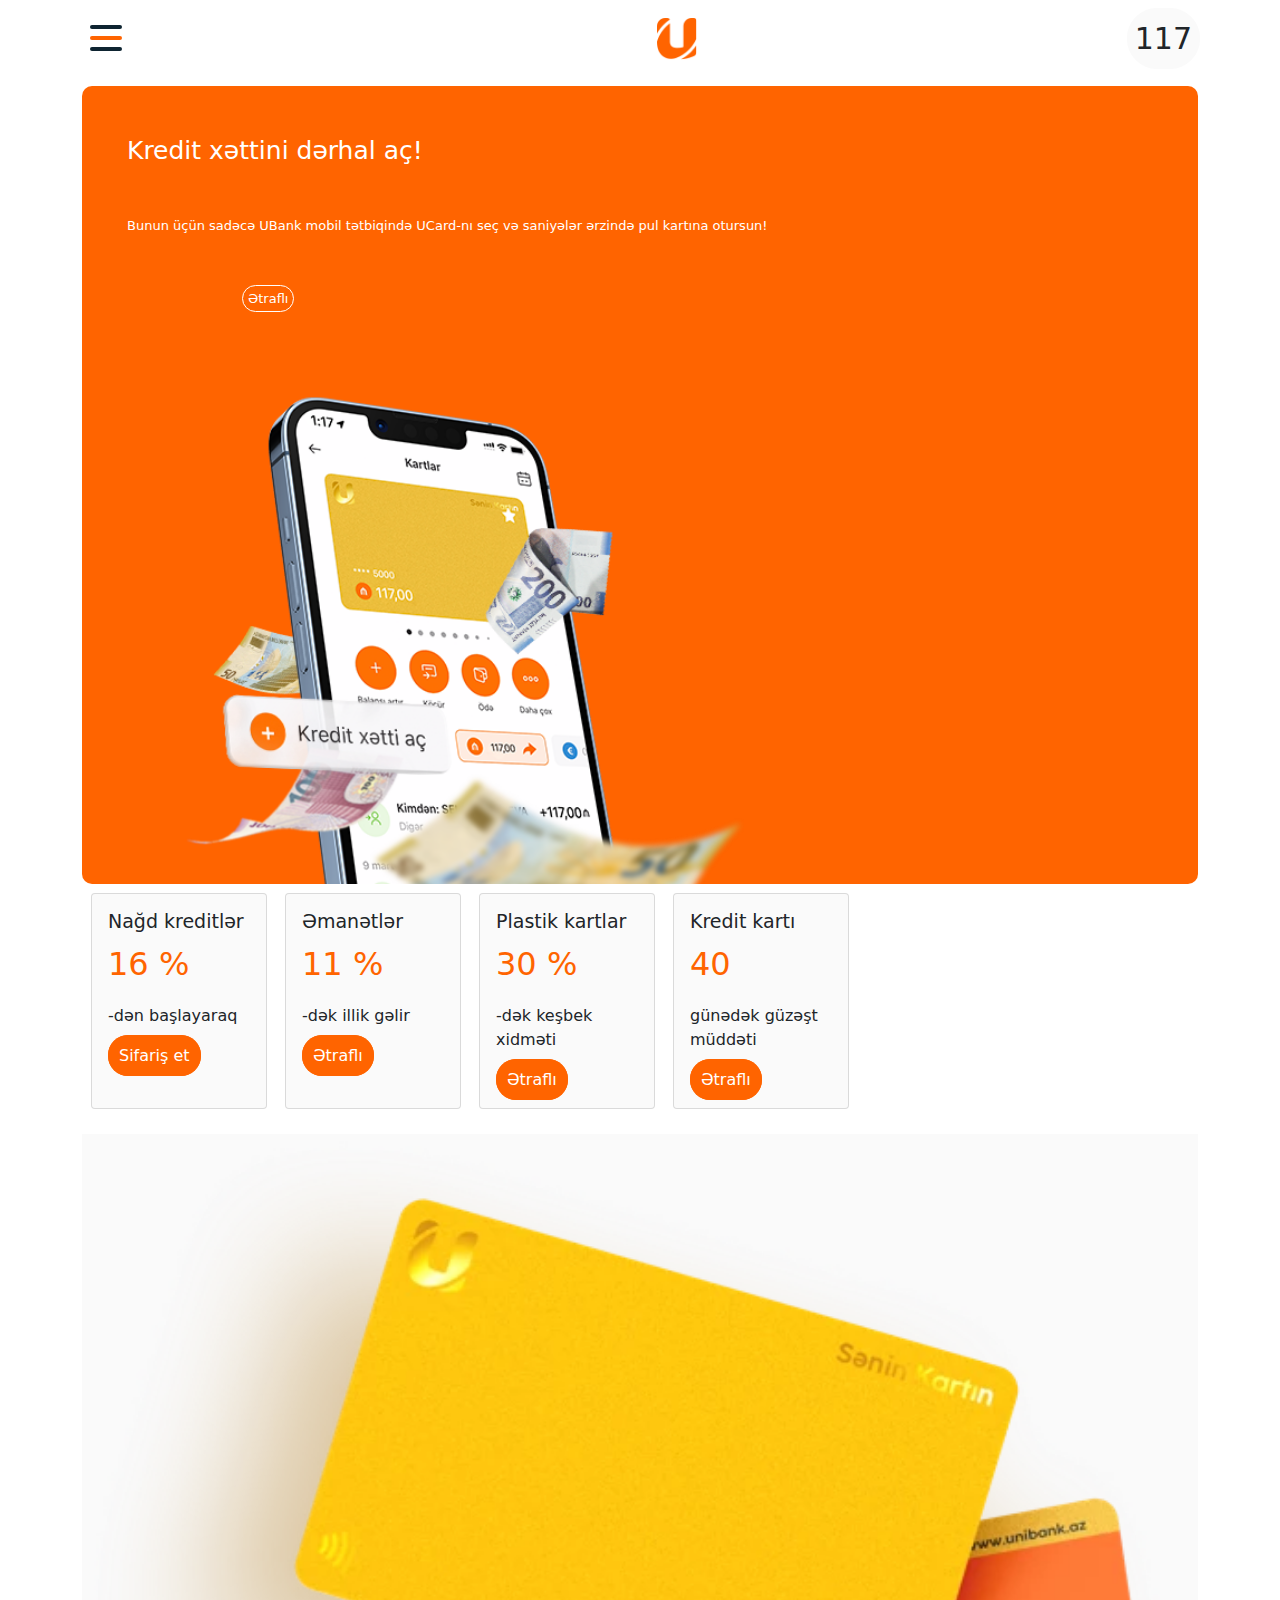
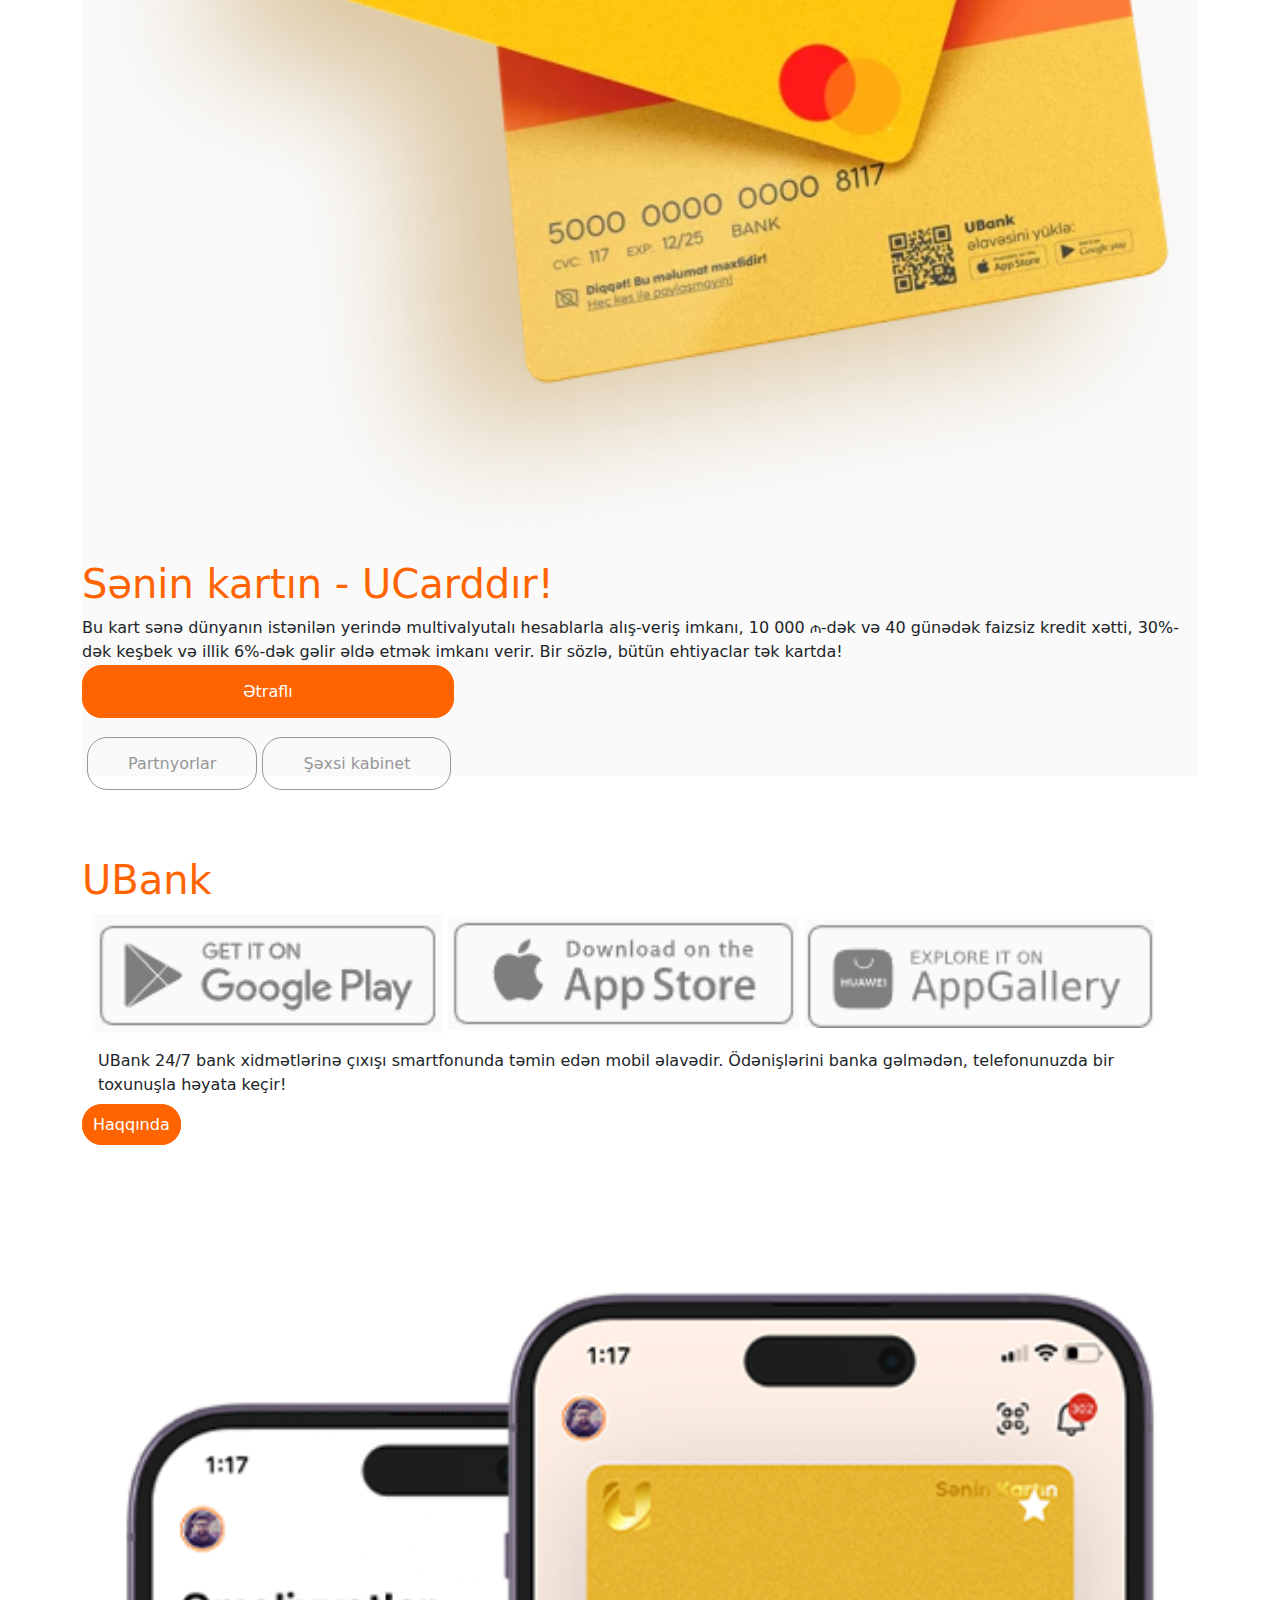
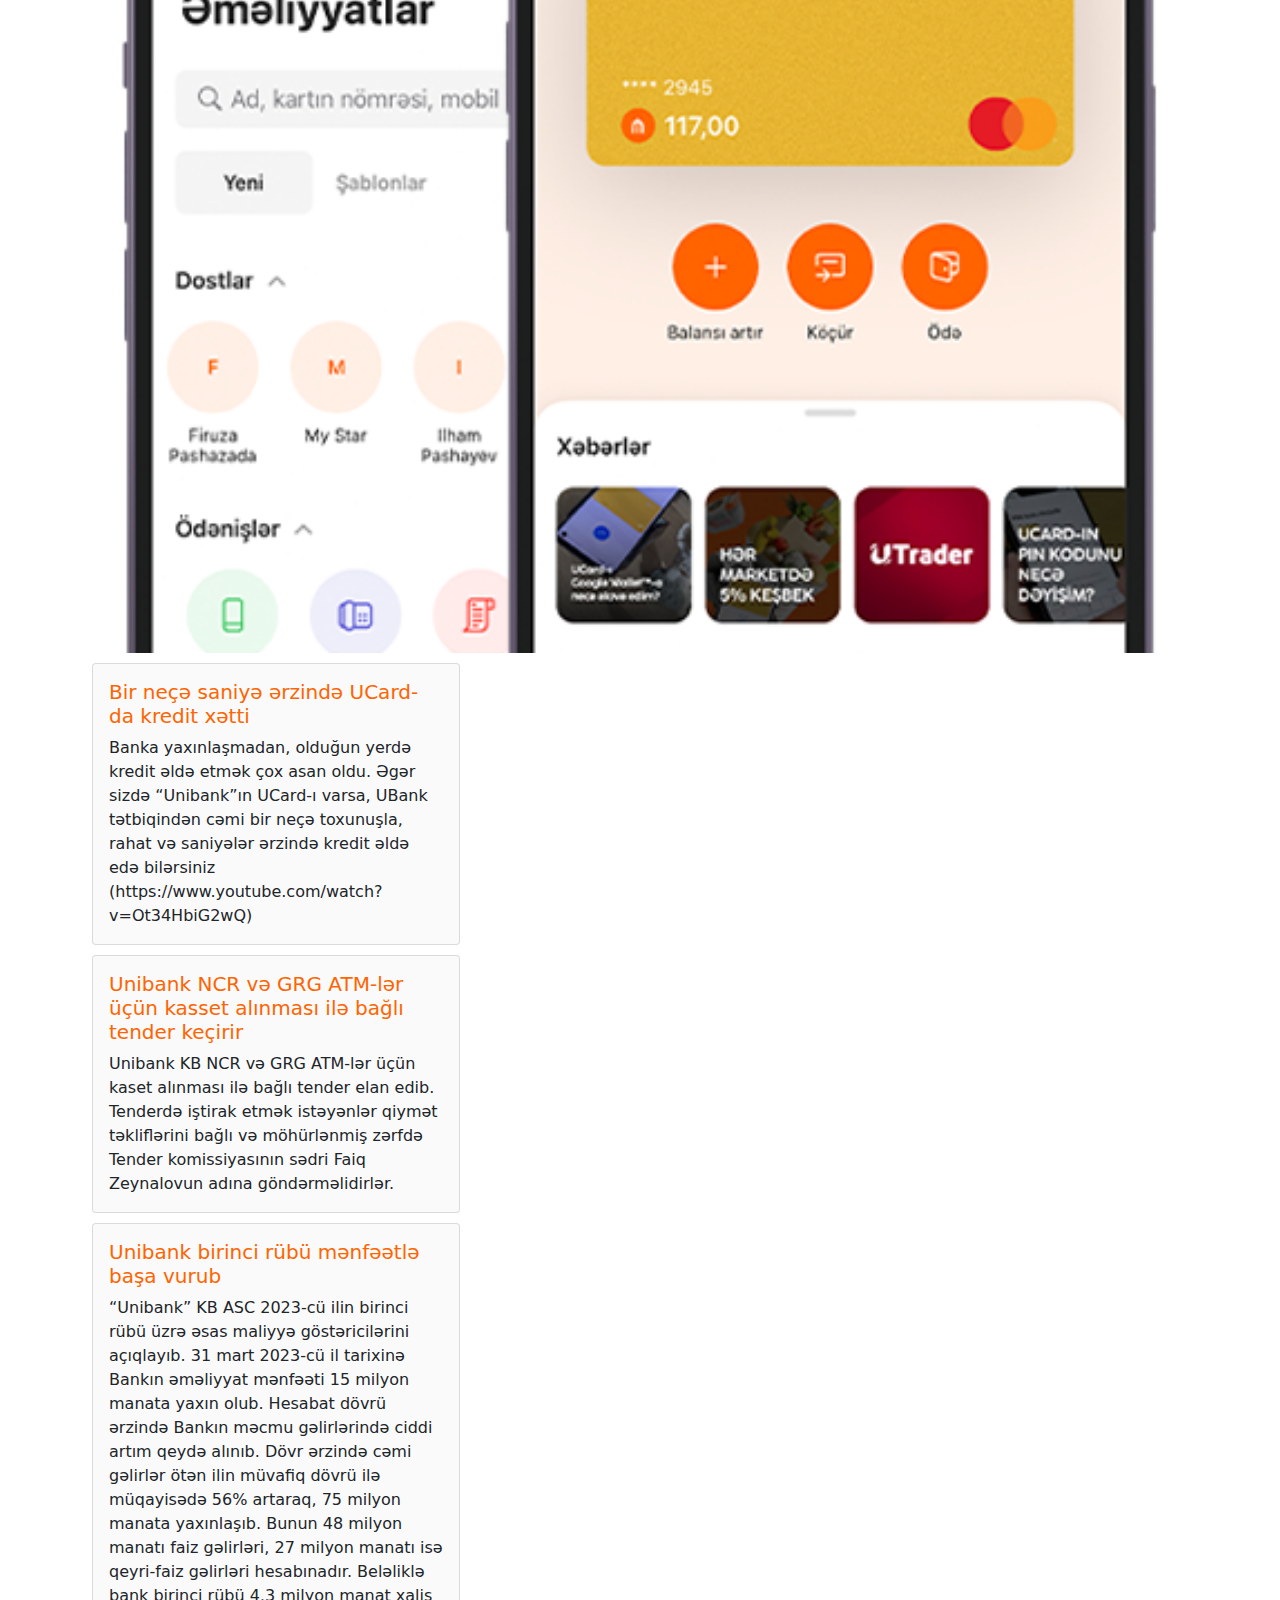
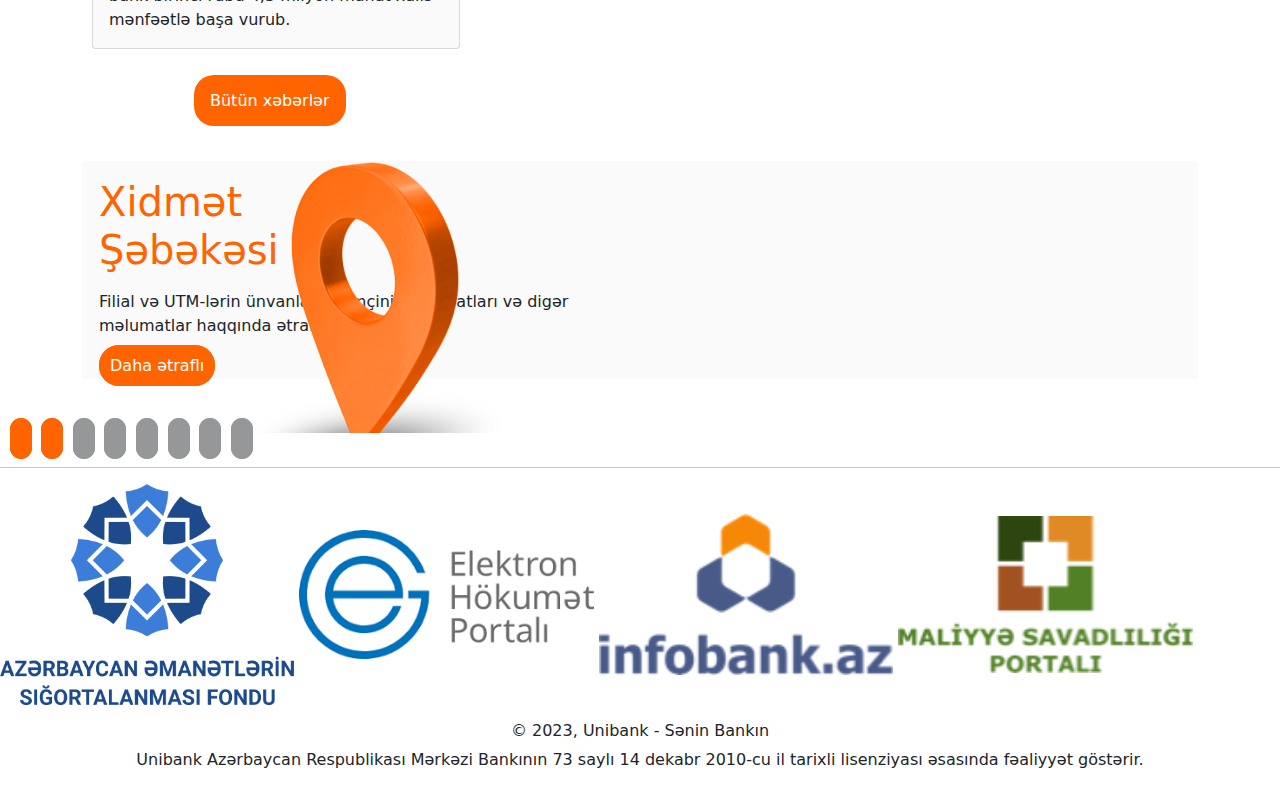
<file: Unibank/index.html>
<!DOCTYPE html>
<html lang="en">

<head>
    <meta charset="UTF-8">
    <meta http-equiv="X-UA-Compatible" content="IE=edge">
    <meta name="viewport" content="width=device-width, initial-scale=1.0">
    <link rel="stylesheet" href="./bootstrap.css">
    <link rel="stylesheet" href="./style.css">
    <link rel="stylesheet" href="./reset.css">
    <link rel="shortcut icon" href="./image/Favicon/android-chrome-192x192.png" type="image/x-icon">
    <link rel="shortcut icon" href="./image/Favicon/android-chrome-512x512.png" type="image/x-icon">
    <link rel="shortcut icon" href="./image/Favicon/apple-touch-icon.png" type="image/x-icon">
    <link rel="shortcut icon" href="./image/Favicon/favicon-16x16.png" type="image/x-icon">
    <link rel="shortcut icon" href="./image/Favicon/favicon-32x32.png" type="image/x-icon">
    <link rel="stylesheet" href="https://cdnjs.cloudflare.com/ajax/libs/font-awesome/6.4.0/css/all.min.css"
        integrity="sha512-iecdLmaskl7CVkqkXNQ/ZH/XLlvWZOJyj7Yy7tcenmpD1ypASozpmT/E0iPtmFIB46ZmdtAc9eNBvH0H/ZpiBw=="
        crossorigin="anonymous" referrerpolicy="no-referrer" />
    <title>Unibank</title>
</head>

<body>

    <!-- Header start -->
    <header>
        <nav>
            <div class="navbar">
                <div class="container nav-container">
                    <input class="checkbox" type="checkbox" name="" id="" />
                    <div class="hamburger-lines">
                        <span class="line line1"></span>
                        <span class="line line2" style="background-color: #ff6400;"></span>
                        <span class="line line3"></span>
                    </div>
                    <div class="logos">
                        <img src="./image/Images/logonew-orange1.webp" alt="">
                    </div>
                    <div class="menu-items">
                        <li><a href="./Cards/card.html"><b>Kartlar</b></a></li>
                        <li><a href="#"><b>Kreditlər</b></a></li>
                        <li><a href="#"><b>Əmanətlər</b></a></li>
                        <li><a href="#"><b>Köçürmələr</b></a></li>
                        <li><a href="#"><b>Rəqəmsal bankçılıq</b></a></li>
                        <li><a href="#"><b>Əlavə Xidmətlər</b></a></li>
                        <li><a href="#">F.A.Q</a></li>
                        <li><a href="./Services/service.html">Xidmət şəbəkəsi</a></li>
                        <li><a href="#">Bank haqqında</a></li>
                        <li><a href="#">Keşbek</a></li>
                        <li><a href="#">Tariflər</a></li>
                        <li><a href="#">İnsan resusları</a></li>
                        <li><a href="#">Bankla əlaqə və təkliflər</a></li>

                    </div>

                    <div class="phone-icon">
                        <i class="fa-solid fa-phone"></i>
                        <span>117</span>
                    </div>
                </div>
            </div>
        </nav>
    </header>
    <!-- Header end -->


    <!-- Main start -->
    <main>
        <div class="container">
            <!-- Carousel -->
            <section>
                <div class="news-carousel">

                    <div class="carousel">
                        <div class="carousel__slide">
                            <h1>Kredit xəttini dərhal aç!</h1>
                            <p>
                                Bunun üçün sadəcə UBank mobil tətbiqində UCard-nı seç və saniyələr ərzində pul kartına
                                otursun!
                            </p>
                            <a href="#">Ətraflı</a>
                            <br>
                            <img src="./image/Images/kredit-xetti-ac1 (1).webp" alt="Slide 1">

                        </div>
                        <div class="carousel__slide">
                            <h1>Ləğv olundu!</h1>
                            <p>
                                Artıq UCard-la dünyanın istənilən yanacaqdoldurma, kafe-restoran və marketlərində 5%
                                keşbek
                                qazanmaq üçün 200 AZN dövriyyə tələbi yoxdur!
                            </p>
                            <a href="#">Ətraflı</a>
                            <br>
                            <img src="./image/Images/200-azn-dovriyye.webp" alt="Slide 2">
                        </div>
                        <div class="carousel__slide">
                            <h1>Topla</h1>
                            <p>
                                İstənilən arzunu reallaşdır! Hədəfinə ad ver və daxılına pul köçürməyə başla!
                            </p>
                            <a href="#">Ətraflı</a>
                            <br>
                            <img src="./image/Images/Toplabanner.webp" alt="Slide 3">
                        </div>
                        <div class="carousel__slide">
                            <h1>Sənin kartın, sənin “art”ın!</h1>
                            <p>
                                UBank-a daxil ol, Apple Wallet / Google Wallet™dakı Unibank kartlarını istədiyin dizayna
                                dəyiş və hamıdan fərqli ol!
                            </p>
                            <a href="#">Ətraflı</a>
                            <br>
                            <img src="./image/Images/cover-ne.webp" alt="Slide 3">
                        </div>
                        <div class="carousel__slide">
                            <h1>Kartdan karta - pulsuzdur!</h1>
                            <p>
                                Unibank kartlarına limitsiz, ölkədaxili digər bank kartlarına isə 2000 AZN-dək
                                köçürmələri
                                0% ilə et!
                            </p>
                            <a href="#">Ətraflı</a>
                            <br>
                            <img src="./image/Images/digerbank.gif" alt="Slide 3">
                        </div>
                    </div>
                </div>
            </section>

            <!-- Info section -->
            <section>
                <div class="info">
                    <div class="card" style="width: 11rem;">
                        <div class="card-body">
                            <h5 class="card-title">Nağd kreditlər</h5>
                            <p class="card-text" style="color: #ff6400; font-size: xx-large;">16 %</p>
                            <p class="card-text">-dən başlayaraq</p>
                            <a href="#">Sifariş et</a>
                        </div>
                    </div>
                    <div class="card" style="width: 11rem;">
                        <div class="card-body">
                            <h5 class="card-title">Əmanətlər</h5>
                            <p class="card-text" style="color: #ff6400; font-size: xx-large;">11 %</p>
                            <p class="card-text">-dək illik gəlir</p>
                            <a href="#">Ətraflı</a>
                        </div>
                    </div>
                    <div class="card" style="width: 11rem;">
                        <div class="card-body">
                            <h5 class="card-title">Plastik kartlar</h5>
                            <p class="card-text" style="color: #ff6400; font-size: xx-large;">30 %</p>
                            <p class="card-text">-dək keşbek xidməti</p>
                            <a href="#">Ətraflı</a>
                        </div>
                    </div>
                    <div class="card" style="width: 11rem;">
                        <div class="card-body">
                            <h5 class="card-title">Kredit kartı</h5>
                            <p class="card-text" style="color: #ff6400; font-size: xx-large;">40</p>
                            <p class="card-text">günədək güzəşt müddəti</p>
                            <a href="#">Ətraflı</a>
                        </div>
                    </div>
                </div>
            </section>

            <!-- Ucard -->
            <section>
                <div class="Ucard">
                    <img src="./image/Images/ucard.webp" alt="">
                    <h1>Sənin kartın - UCarddır!</h1>
                    <p>
                        Bu kart sənə dünyanın istənilən yerində multivalyutalı hesablarla alış-veriş imkanı, 10 000
                        ₼-dək və 40 günədək faizsiz kredit xətti, 30%-dək keşbek və illik 6%-dək gəlir əldə etmək imkanı
                        verir. Bir sözlə, bütün ehtiyaclar tək kartda!
                    </p>
                    <div class="ucard-links">
                        <a class="first-link" href="#">Ətraflı</a>
                        <div class="last-link">
                            <a href="#">Partnyorlar</a>
                            <a href="#">Şəxsi kabinet</a>
                        </div>
                    </div>
                </div>
            </section>

            <!-- App -->
            <section>
                <div class="app">
                    <h1>UBank</h1>
                    <div class="app-store">
                        <img src="./image/Images/googleplay.png" alt="">
                        <img src="./image/Images/appstore.png" alt="">
                        <img src="./image/Images/appgalery.png" alt="">
                    </div>

                    <p>
                        UBank 24/7 bank xidmətlərinə çıxışı smartfonunda təmin edən mobil əlavədir. Ödənişlərini banka
                        gəlmədən, telefonunuzda bir toxunuşla həyata keçir!
                    </p>

                    <a href="#">Haqqında</a>
                    <br>
                    <img src="./image/Images/appbar2.webp" alt="">

                </div>
            </section>

            <!-- Info-article -->
            <section>
                <div class="info-article">
                    <div class="card" style="width: 23rem;">
                        <div class="card-body">
                            <h5 class="card-title">
                                Bir neçə saniyə ərzində UCard-da kredit xətti
                            </h5>
                            <p class="card-text">
                                Banka yaxınlaşmadan, olduğun yerdə kredit əldə etmək çox asan oldu. Əgər sizdə
                                “Unibank”ın
                                UCard-ı varsa, UBank tətbiqindən cəmi bir neçə toxunuşla, rahat və saniyələr ərzində
                                kredit
                                əldə edə bilərsiniz (https://www.youtube.com/watch?v=Ot34HbiG2wQ)
                            </p>
                        </div>
                    </div>
                    <div class="card" style="width: 23rem;">
                        <div class="card-body">
                            <h5 class="card-title">
                                Unibank NCR və GRG ATM-lər üçün kasset alınması ilə bağlı tender keçirir
                            </h5>
                            <p class="card-text">
                                Unibank KB NCR və GRG ATM-lər üçün kaset alınması ilə bağlı tender elan edib. Tenderdə
                                iştirak etmək istəyənlər qiymət təkliflərini bağlı və möhürlənmiş zərfdə Tender
                                komissiyasının sədri Faiq Zeynalovun adına göndərməlidirlər.
                            </p>
                        </div>
                    </div>
                    <div class="card" style="width: 23rem;">
                        <div class="card-body">
                            <h5 class="card-title">
                                Unibank birinci rübü mənfəətlə başa vurub
                            </h5>
                            <p class="card-text">
                                “Unibank” KB ASC 2023-cü ilin birinci rübü üzrə əsas maliyyə göstəricilərini açıqlayıb.
                                31
                                mart 2023-cü il tarixinə Bankın əməliyyat mənfəəti 15 milyon manata yaxın olub. Hesabat
                                dövrü ərzində Bankın məcmu gəlirlərində ciddi artım qeydə alınıb. Dövr ərzində cəmi
                                gəlirlər
                                ötən ilin müvafiq dövrü ilə müqayisədə 56% artaraq, 75 milyon manata yaxınlaşıb. Bunun
                                48
                                milyon manatı faiz gəlirləri, 27 milyon manatı isə qeyri-faiz gəlirləri hesabınadır.
                                Beləliklə bank birinci rübü 4,3 milyon manat xalis mənfəətlə başa vurub.
                            </p>
                        </div>
                    </div>
                    <div class="news">
                        <a href="#">Bütün xəbərlər</a>
                    </div>
                </div>
            </section>

            <!--location-->
            <section>
                <div class="location">
                    <h1>Xidmət <br> Şəbəkəsi</h1>
                    <p>
                        Filial və UTM-lərin ünvanları, həmçinin - iş saatları və digər məlumatlar haqqında ətraflı.
                    </p>
                    <img src="./image/Images/Bitmap.webp" alt="">
                    <a href="#">Daha ətraflı</a>
                </div>
            </section>
        </div>
    </main>
    <!-- Main end -->

    <!-- Footer start -->
    <footer>
        <div class="footer-icons">
            <i class="fab fa-apple"></i>
            <i class="fab fa-android"></i>
            <i class="fab fa-facebook-f"></i>
            <i class="fab fa-twitter"></i>
            <i class="fab fa-linkedin-in"></i>
            <i class="fab fa-youtube"></i>
            <i class="fab fa-instagram"></i>
            <i class="fab fa-telegram-plane"></i>
        </div>
        <hr>

        <div class="partners">
            <img src="./image/Images/adif.webp" alt="">
            <img src="./image/Images/ehm.png" alt="">
            <img src="./image/Images/infobank.webp" alt="">
            <img src="./image/Images/msp.webp" alt="">
        </div>

        <div class="end">
            <h6>© 2023, Unibank - Sənin Bankın</h6>

            <p>
                Unibank Azərbaycan Respublikası Mərkəzi Bankının 73 saylı 14 dekabr 2010-cu il tarixli lisenziyası
                əsasında
                fəaliyyət göstərir.
            </p>
        </div>
    </footer>
    <!-- Footer end -->
    <script src="./script.js"></script>
</body>

</html>
</file>
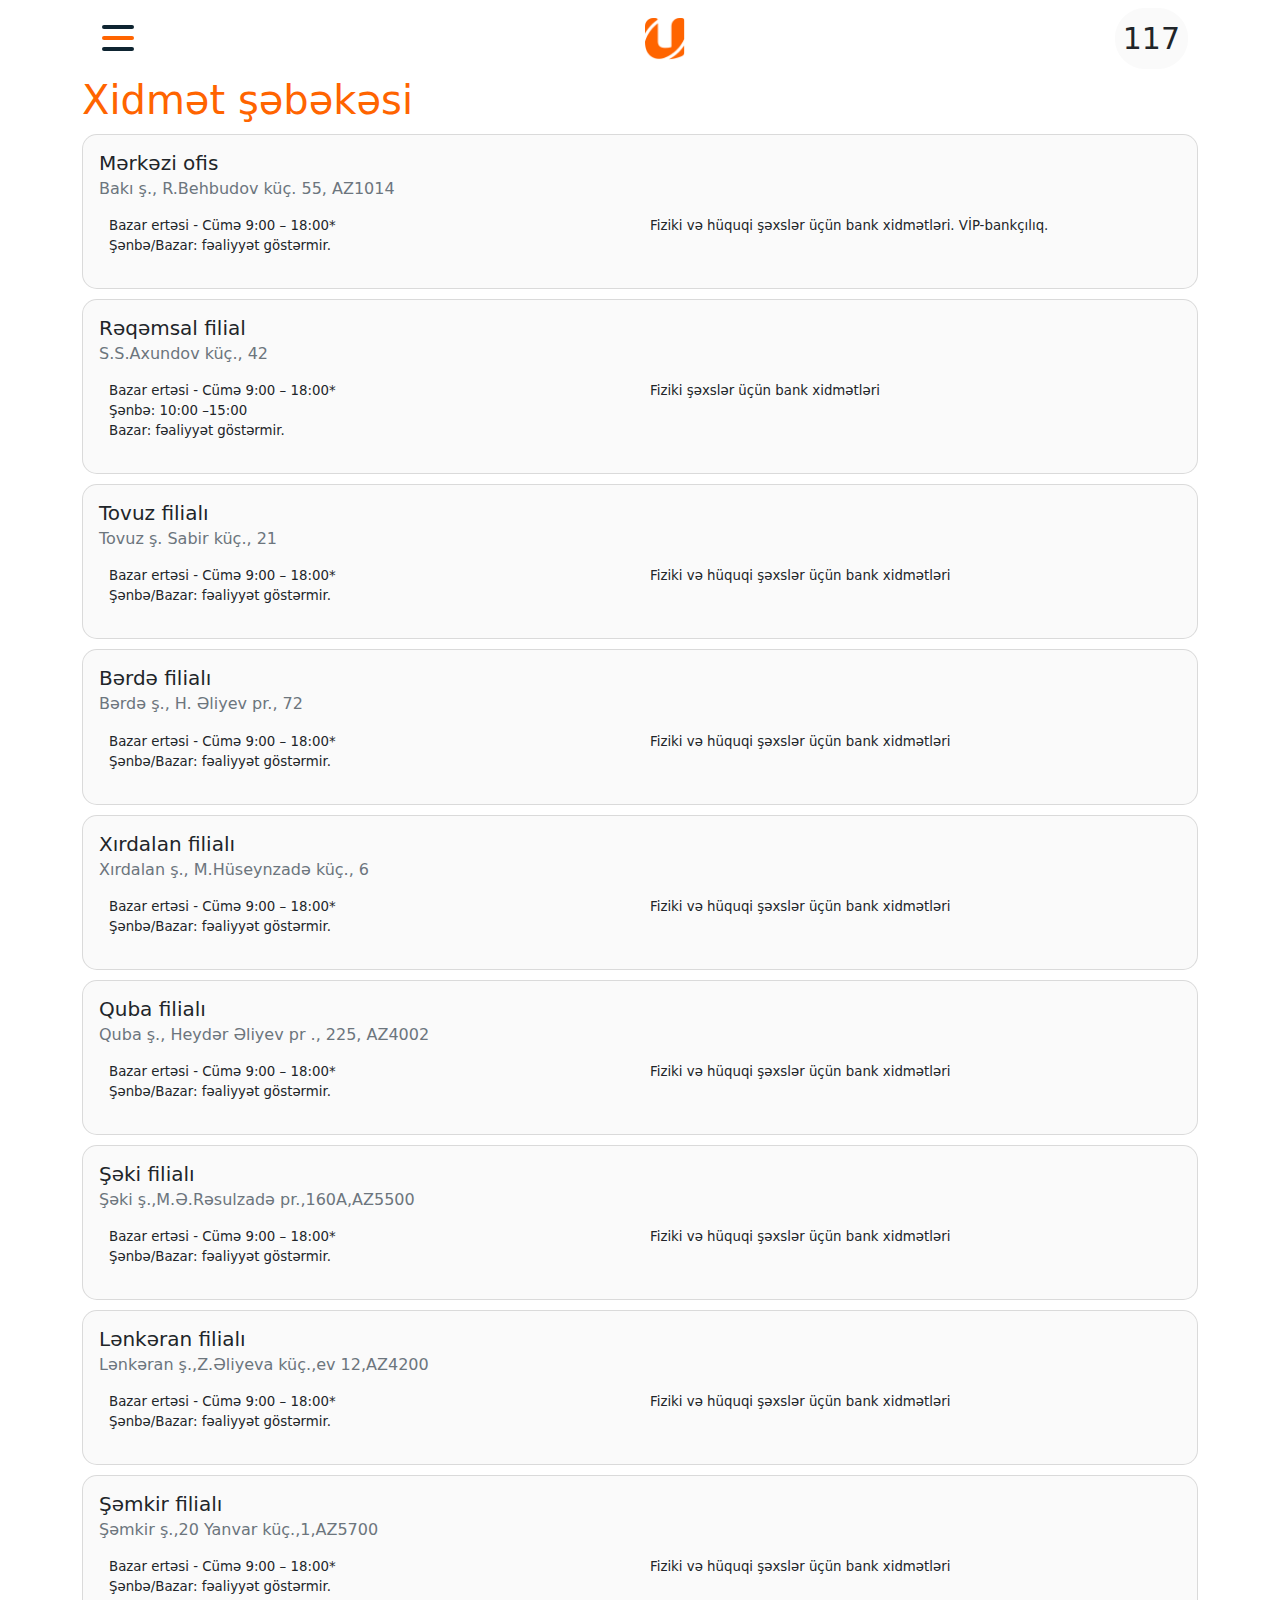
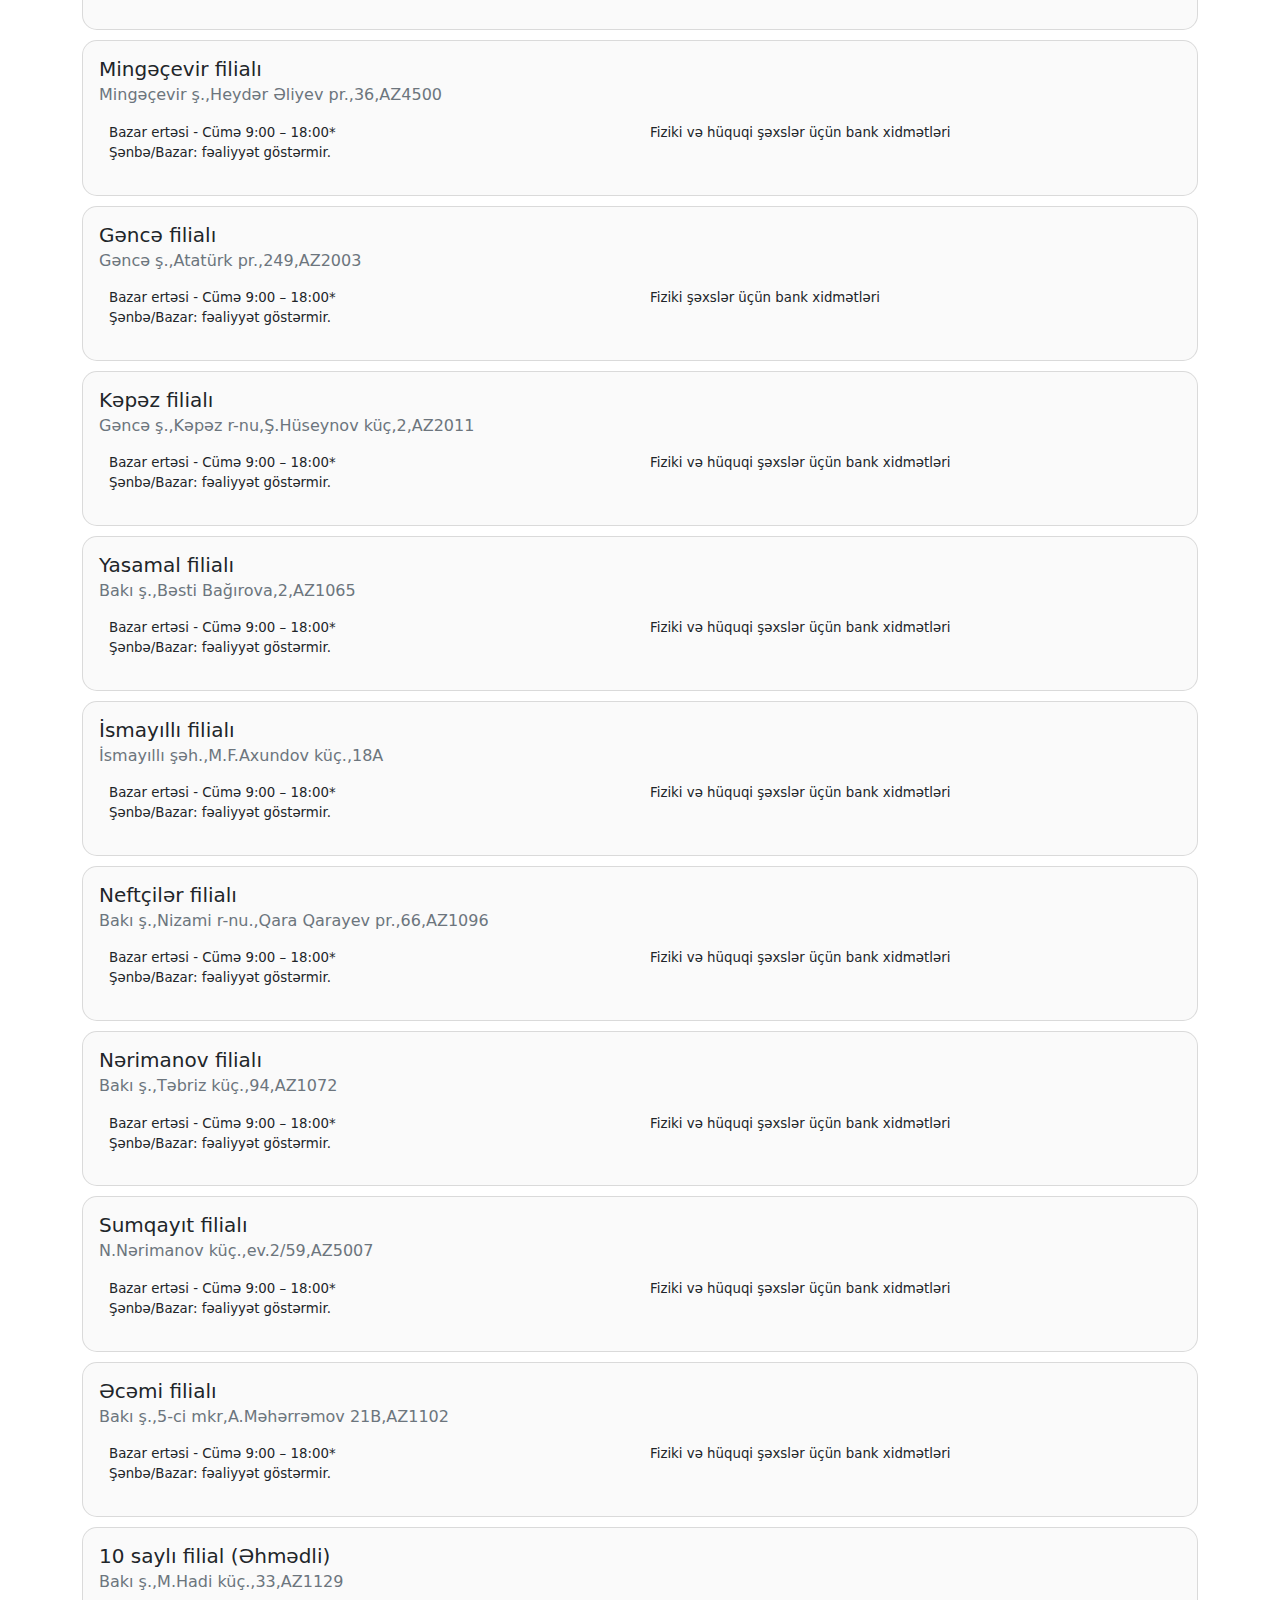
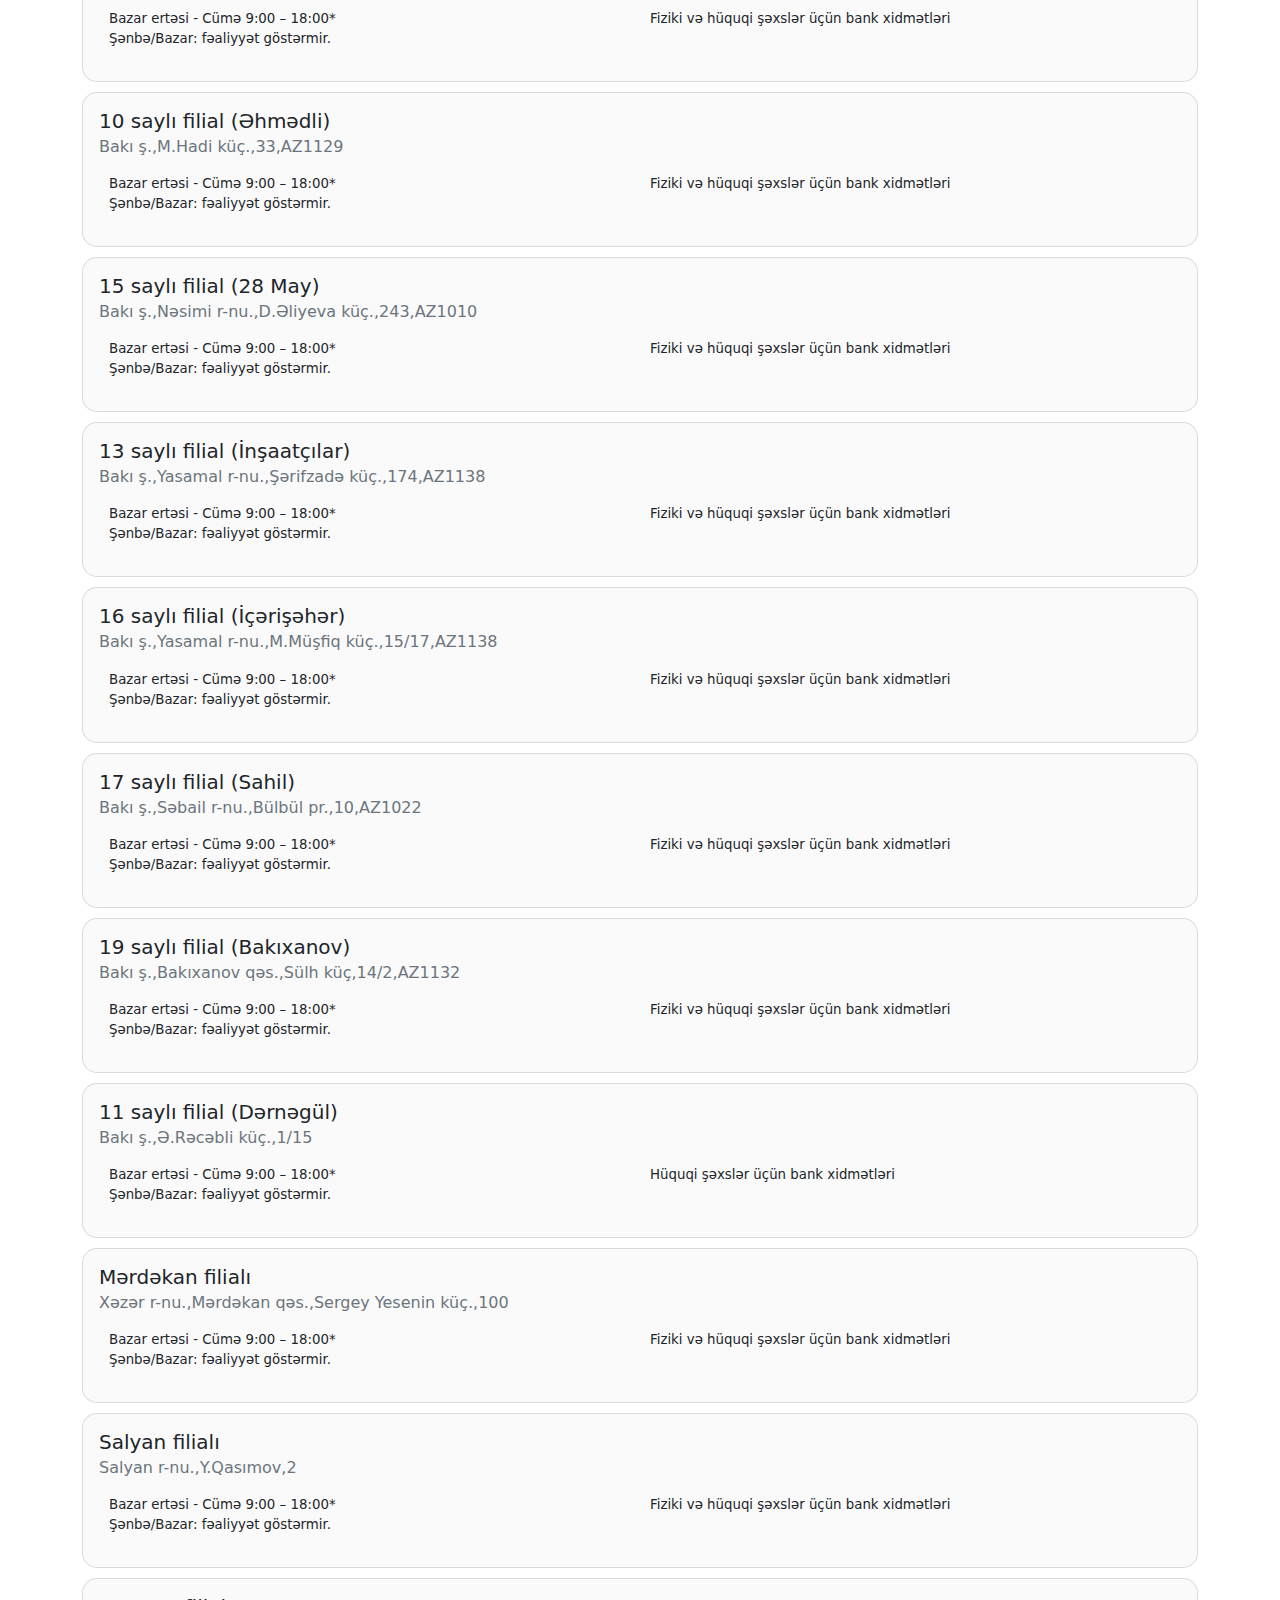
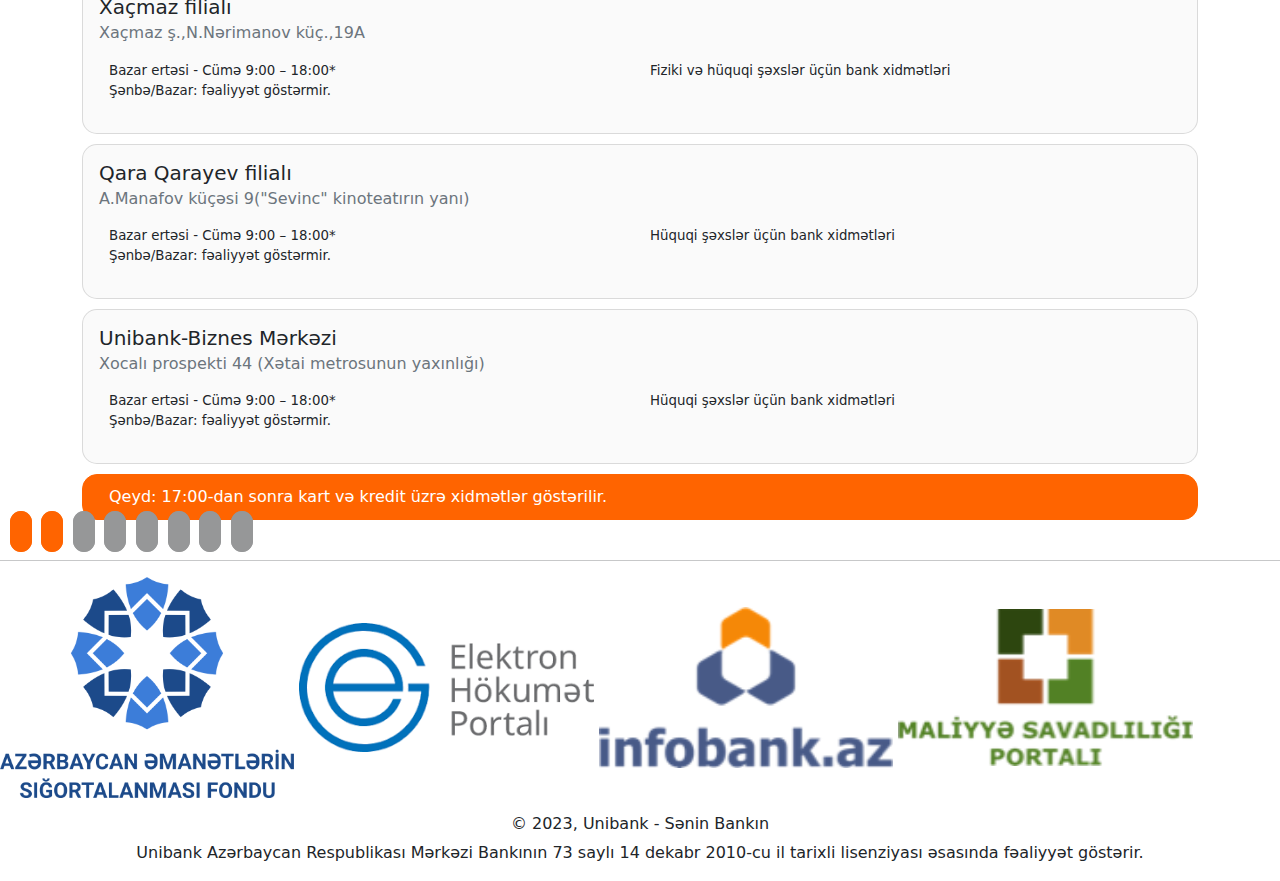
<file: Unibank/Services/service.html>
<!DOCTYPE html>
<html lang="en">

<head>
    <meta charset="UTF-8">
    <meta http-equiv="X-UA-Compatible" content="IE=edge">
    <meta name="viewport" content="width=device-width, initial-scale=1.0">
    <link rel="stylesheet" href="../bootstrap.css">
    <link rel="stylesheet" href="./service.css">
    <link rel="stylesheet" href="../reset.css">
    <link rel="shortcut icon" href="../image/Favicon/android-chrome-192x192.png" type="image/x-icon">
    <link rel="shortcut icon" href="../image/Favicon/android-chrome-512x512.png" type="image/x-icon">
    <link rel="shortcut icon" href="../image/Favicon/apple-touch-icon.png" type="image/x-icon">
    <link rel="shortcut icon" href="../image/Favicon/favicon-16x16.png" type="image/x-icon">
    <link rel="shortcut icon" href="../image/Favicon/favicon-32x32.png" type="image/x-icon">
    <link rel="stylesheet" href="https://cdnjs.cloudflare.com/ajax/libs/font-awesome/6.4.0/css/all.min.css"
        integrity="sha512-iecdLmaskl7CVkqkXNQ/ZH/XLlvWZOJyj7Yy7tcenmpD1ypASozpmT/E0iPtmFIB46ZmdtAc9eNBvH0H/ZpiBw=="
        crossorigin="anonymous" referrerpolicy="no-referrer" />
    <title>Unibank services</title>
</head>

<body>
    <!-- Header start -->
    <header>
        <nav>
            <div class="navbar container">
                <div class="container nav-container">
                    <input class="checkbox" type="checkbox" name="" id="" />
                    <div class="hamburger-lines">
                        <span class="line line1"></span>
                        <span class="line line2" style="background-color: #ff6400;"></span>
                        <span class="line line3"></span>
                    </div>
                    <div class="logos">
                        <a href="../index.html"><img src="../image/Images/logonew-orange1.webp" alt=""></a>
                    </div>
                    <div class="menu-items">
                        <li><a href="../Cards/card.html"><b>Kartlar</b></a></li>
                        <li><a href="#"><b>Kreditlər</b></a></li>
                        <li><a href="#"><b>Əmanətlər</b></a></li>
                        <li><a href="#"><b>Köçürmələr</b></a></li>
                        <li><a href="#"><b>Rəqəmsal bankçılıq</b></a></li>
                        <li><a href="#"><b>Əlavə Xidmətlər</b></a></li>
                        <li><a href="#">F.A.Q</a></li>
                        <li><a href="#">Xidmət şəbəkəsi</a></li>
                        <li><a href="#">Bank haqqında</a></li>
                        <li><a href="#">Keşbek</a></li>
                        <li><a href="#">Tariflər</a></li>
                        <li><a href="#">İnsan resusları</a></li>
                        <li><a href="#">Bankla əlaqə və təkliflər</a></li>

                    </div>

                    <div class="phone-icon">
                        <i class="fa-solid fa-phone"></i>
                        <span>117</span>
                    </div>
                </div>
            </div>
        </nav>
    </header>
    <!-- Header end -->

    <!-- Main start -->
    <main>
        <div class="container">
            <div class="title">
                <h1>Xidmət şəbəkəsi</h1>
            </div>
            <div class="card">
                <div class="card-body">
                    <h5 class="card-title">Mərkəzi ofis</h5>
                    <h6 class="card-subtitle mb-2 text-muted">Bakı ş., R.Behbudov küç. 55, AZ1014</h6>
                    <div class="card-texts">
                        <i class="fa-regular fa-clock"></i>
                        <p class="card-text">
                            Bazar ertəsi - Cümə 9:00 – 18:00*
                            <br>
                            Şənbə/Bazar: fəaliyyət göstərmir.
                        </p>
                        <i class="fa-solid fa-circle-info"></i>
                        <p class="card-text">
                            Fiziki və hüquqi şəxslər üçün bank xidmətləri. VİP-bankçılıq.
                        </p>
                    </div>
                </div>
            </div>

            <div class="card">
                <div class="card-body">
                    <h5 class="card-title">Rəqəmsal filial</h5>
                    <h6 class="card-subtitle mb-2 text-muted">S.S.Axundov küç., 42 </h6>
                    <div class="card-texts">
                        <i class="fa-regular fa-clock"></i>
                        <p class="card-text">
                            Bazar ertəsi - Cümə 9:00 – 18:00*
                            <br>
                            Şənbə: 10:00 –15:00
                            <br>
                            Bazar: fəaliyyət göstərmir.
                        </p>
                        <i class="fa-solid fa-circle-info"></i>
                        <p class="card-text">
                            Fiziki şəxslər üçün bank xidmətləri
                        </p>
                    </div>
                </div>
            </div>

            <div class="card">
                <div class="card-body">
                    <h5 class="card-title">Tovuz filialı</h5>
                    <h6 class="card-subtitle mb-2 text-muted">Tovuz ş. Sabir küç., 21 </h6>
                    <div class="card-texts">
                        <i class="fa-regular fa-clock"></i>
                        <p class="card-text">
                            Bazar ertəsi - Cümə 9:00 – 18:00*
                            <br>
                            Şənbə/Bazar: fəaliyyət göstərmir.
                        </p>
                        <i class="fa-solid fa-circle-info"></i>
                        <p class="card-text">
                            Fiziki və hüquqi şəxslər üçün bank xidmətləri
                        </p>
                    </div>
                </div>
            </div>

            <div class="card">
                <div class="card-body">
                    <h5 class="card-title">Bərdə filialı</h5>
                    <h6 class="card-subtitle mb-2 text-muted">Bərdə ş., H. Əliyev pr., 72</h6>
                    <div class="card-texts">
                        <i class="fa-regular fa-clock"></i>
                        <p class="card-text">
                            Bazar ertəsi - Cümə 9:00 – 18:00*
                            <br>
                            Şənbə/Bazar: fəaliyyət göstərmir.
                        </p>
                        <i class="fa-solid fa-circle-info"></i>
                        <p class="card-text">
                            Fiziki və hüquqi şəxslər üçün bank xidmətləri
                        </p>
                    </div>
                </div>
            </div>

            <div class="card">
                <div class="card-body">
                    <h5 class="card-title">Xırdalan filialı</h5>
                    <h6 class="card-subtitle mb-2 text-muted">Xırdalan ş., M.Hüseynzadə küç., 6</h6>
                    <div class="card-texts">
                        <i class="fa-regular fa-clock"></i>
                        <p class="card-text">
                            Bazar ertəsi - Cümə 9:00 – 18:00*
                            <br>
                            Şənbə/Bazar: fəaliyyət göstərmir.
                        </p>
                        <i class="fa-solid fa-circle-info"></i>
                        <p class="card-text">
                            Fiziki və hüquqi şəxslər üçün bank xidmətləri
                        </p>
                    </div>
                </div>
            </div>

            <div class="card">
                <div class="card-body">
                    <h5 class="card-title">Quba filialı</h5>
                    <h6 class="card-subtitle mb-2 text-muted">Quba ş., Heydər Əliyev pr ., 225, AZ4002</h6>
                    <div class="card-texts">
                        <i class="fa-regular fa-clock"></i>
                        <p class="card-text">
                            Bazar ertəsi - Cümə 9:00 – 18:00*
                            <br>
                            Şənbə/Bazar: fəaliyyət göstərmir.
                        </p>
                        <i class="fa-solid fa-circle-info"></i>
                        <p class="card-text">
                            Fiziki və hüquqi şəxslər üçün bank xidmətləri
                        </p>
                    </div>
                </div>
            </div>

            <div class="card">
                <div class="card-body">
                    <h5 class="card-title">Şəki filialı</h5>
                    <h6 class="card-subtitle mb-2 text-muted">Şəki ş.,M.Ə.Rəsulzadə pr.,160A,AZ5500</h6>
                    <div class="card-texts">
                        <i class="fa-regular fa-clock"></i>
                        <p class="card-text">
                            Bazar ertəsi - Cümə 9:00 – 18:00*
                            <br>
                            Şənbə/Bazar: fəaliyyət göstərmir.
                        </p>
                        <i class="fa-solid fa-circle-info"></i>
                        <p class="card-text">
                            Fiziki və hüquqi şəxslər üçün bank xidmətləri
                        </p>
                    </div>
                </div>
            </div>

            <div class="card">
                <div class="card-body">
                    <h5 class="card-title">Lənkəran filialı</h5>
                    <h6 class="card-subtitle mb-2 text-muted">Lənkəran ş.,Z.Əliyeva küç.,ev 12,AZ4200</h6>
                    <div class="card-texts">
                        <i class="fa-regular fa-clock"></i>
                        <p class="card-text">
                            Bazar ertəsi - Cümə 9:00 – 18:00*
                            <br>
                            Şənbə/Bazar: fəaliyyət göstərmir.
                        </p>
                        <i class="fa-solid fa-circle-info"></i>
                        <p class="card-text">
                            Fiziki və hüquqi şəxslər üçün bank xidmətləri
                        </p>
                    </div>
                </div>
            </div>

            <div class="card">
                <div class="card-body">
                    <h5 class="card-title">Şəmkir filialı</h5>
                    <h6 class="card-subtitle mb-2 text-muted">Şəmkir ş.,20 Yanvar küç.,1,AZ5700</h6>
                    <div class="card-texts">
                        <i class="fa-regular fa-clock"></i>
                        <p class="card-text">
                            Bazar ertəsi - Cümə 9:00 – 18:00*
                            <br>
                            Şənbə/Bazar: fəaliyyət göstərmir.
                        </p>
                        <i class="fa-solid fa-circle-info"></i>
                        <p class="card-text">
                            Fiziki və hüquqi şəxslər üçün bank xidmətləri
                        </p>
                    </div>
                </div>
            </div>

            <div class="card">
                <div class="card-body">
                    <h5 class="card-title">Mingəçevir filialı</h5>
                    <h6 class="card-subtitle mb-2 text-muted">Mingəçevir ş.,Heydər Əliyev pr.,36,AZ4500</h6>
                    <div class="card-texts">
                        <i class="fa-regular fa-clock"></i>
                        <p class="card-text">
                            Bazar ertəsi - Cümə 9:00 – 18:00*
                            <br>
                            Şənbə/Bazar: fəaliyyət göstərmir.
                        </p>
                        <i class="fa-solid fa-circle-info"></i>
                        <p class="card-text">
                            Fiziki və hüquqi şəxslər üçün bank xidmətləri
                        </p>
                    </div>
                </div>
            </div>

            <div class="card">
                <div class="card-body">
                    <h5 class="card-title">Gəncə filialı</h5>
                    <h6 class="card-subtitle mb-2 text-muted">Gəncə ş.,Atatürk pr.,249,AZ2003</h6>
                    <div class="card-texts">
                        <i class="fa-regular fa-clock"></i>
                        <p class="card-text">
                            Bazar ertəsi - Cümə 9:00 – 18:00*
                            <br>
                            Şənbə/Bazar: fəaliyyət göstərmir.
                        </p>
                        <i class="fa-solid fa-circle-info"></i>
                        <p class="card-text">
                            Fiziki şəxslər üçün bank xidmətləri
                        </p>
                    </div>
                </div>
            </div>

            <div class="card">
                <div class="card-body">
                    <h5 class="card-title">Kəpəz filialı</h5>
                    <h6 class="card-subtitle mb-2 text-muted">Gəncə ş.,Kəpəz r-nu,Ş.Hüseynov küç,2,AZ2011</h6>
                    <div class="card-texts">
                        <i class="fa-regular fa-clock"></i>
                        <p class="card-text">
                            Bazar ertəsi - Cümə 9:00 – 18:00*
                            <br>
                            Şənbə/Bazar: fəaliyyət göstərmir.
                        </p>
                        <i class="fa-solid fa-circle-info"></i>
                        <p class="card-text">
                            Fiziki və hüquqi şəxslər üçün bank xidmətləri
                        </p>
                    </div>
                </div>
            </div>

            <div class="card">
                <div class="card-body">
                    <h5 class="card-title">Yasamal filialı</h5>
                    <h6 class="card-subtitle mb-2 text-muted">Bakı ş.,Bəsti Bağırova,2,AZ1065</h6>
                    <div class="card-texts">
                        <i class="fa-regular fa-clock"></i>
                        <p class="card-text">
                            Bazar ertəsi - Cümə 9:00 – 18:00*
                            <br>
                            Şənbə/Bazar: fəaliyyət göstərmir.
                        </p>
                        <i class="fa-solid fa-circle-info"></i>
                        <p class="card-text">
                            Fiziki və hüquqi şəxslər üçün bank xidmətləri
                        </p>
                    </div>
                </div>
            </div>

            <div class="card">
                <div class="card-body">
                    <h5 class="card-title">İsmayıllı filialı</h5>
                    <h6 class="card-subtitle mb-2 text-muted">İsmayıllı şəh.,M.F.Axundov küç.,18A</h6>
                    <div class="card-texts">
                        <i class="fa-regular fa-clock"></i>
                        <p class="card-text">
                            Bazar ertəsi - Cümə 9:00 – 18:00*
                            <br>
                            Şənbə/Bazar: fəaliyyət göstərmir.
                        </p>
                        <i class="fa-solid fa-circle-info"></i>
                        <p class="card-text">
                            Fiziki və hüquqi şəxslər üçün bank xidmətləri
                        </p>
                    </div>
                </div>
            </div>

            <div class="card">
                <div class="card-body">
                    <h5 class="card-title">Neftçilər filialı</h5>
                    <h6 class="card-subtitle mb-2 text-muted">Bakı ş.,Nizami r-nu.,Qara Qarayev pr.,66,AZ1096</h6>
                    <div class="card-texts">
                        <i class="fa-regular fa-clock"></i>
                        <p class="card-text">
                            Bazar ertəsi - Cümə 9:00 – 18:00*
                            <br>
                            Şənbə/Bazar: fəaliyyət göstərmir.
                        </p>
                        <i class="fa-solid fa-circle-info"></i>
                        <p class="card-text">
                            Fiziki və hüquqi şəxslər üçün bank xidmətləri
                        </p>
                    </div>
                </div>
            </div>

            <div class="card">
                <div class="card-body">
                    <h5 class="card-title">Nərimanov filialı</h5>
                    <h6 class="card-subtitle mb-2 text-muted">Bakı ş.,Təbriz küç.,94,AZ1072</h6>
                    <div class="card-texts">
                        <i class="fa-regular fa-clock"></i>
                        <p class="card-text">
                            Bazar ertəsi - Cümə 9:00 – 18:00*
                            <br>
                            Şənbə/Bazar: fəaliyyət göstərmir.
                        </p>
                        <i class="fa-solid fa-circle-info"></i>
                        <p class="card-text">
                            Fiziki və hüquqi şəxslər üçün bank xidmətləri
                        </p>
                    </div>
                </div>
            </div>

            <div class="card">
                <div class="card-body">
                    <h5 class="card-title">Sumqayıt filialı</h5>
                    <h6 class="card-subtitle mb-2 text-muted">N.Nərimanov küç.,ev.2/59,AZ5007</h6>
                    <div class="card-texts">
                        <i class="fa-regular fa-clock"></i>
                        <p class="card-text">
                            Bazar ertəsi - Cümə 9:00 – 18:00*
                            <br>
                            Şənbə/Bazar: fəaliyyət göstərmir.
                        </p>
                        <i class="fa-solid fa-circle-info"></i>
                        <p class="card-text">
                            Fiziki və hüquqi şəxslər üçün bank xidmətləri
                        </p>
                    </div>
                </div>
            </div>

            <div class="card">
                <div class="card-body">
                    <h5 class="card-title">Əcəmi filialı</h5>
                    <h6 class="card-subtitle mb-2 text-muted">Bakı ş.,5-ci mkr,A.Məhərrəmov 21B,AZ1102</h6>
                    <div class="card-texts">
                        <i class="fa-regular fa-clock"></i>
                        <p class="card-text">
                            Bazar ertəsi - Cümə 9:00 – 18:00*
                            <br>
                            Şənbə/Bazar: fəaliyyət göstərmir.
                        </p>
                        <i class="fa-solid fa-circle-info"></i>
                        <p class="card-text">
                            Fiziki və hüquqi şəxslər üçün bank xidmətləri
                        </p>
                    </div>
                </div>
            </div>

            <div class="card">
                <div class="card-body">
                    <h5 class="card-title">10 saylı filial (Əhmədli)</h5>
                    <h6 class="card-subtitle mb-2 text-muted">Bakı ş.,M.Hadi küç.,33,AZ1129</h6>
                    <div class="card-texts">
                        <i class="fa-regular fa-clock"></i>
                        <p class="card-text">
                            Bazar ertəsi - Cümə 9:00 – 18:00*
                            <br>
                            Şənbə/Bazar: fəaliyyət göstərmir.
                        </p>
                        <i class="fa-solid fa-circle-info"></i>
                        <p class="card-text">
                            Fiziki və hüquqi şəxslər üçün bank xidmətləri
                        </p>
                    </div>
                </div>
            </div>

            <div class="card">
                <div class="card-body">
                    <h5 class="card-title">10 saylı filial (Əhmədli)</h5>
                    <h6 class="card-subtitle mb-2 text-muted">Bakı ş.,M.Hadi küç.,33,AZ1129</h6>
                    <div class="card-texts">
                        <i class="fa-regular fa-clock"></i>
                        <p class="card-text">
                            Bazar ertəsi - Cümə 9:00 – 18:00*
                            <br>
                            Şənbə/Bazar: fəaliyyət göstərmir.
                        </p>
                        <i class="fa-solid fa-circle-info"></i>
                        <p class="card-text">
                            Fiziki və hüquqi şəxslər üçün bank xidmətləri
                        </p>
                    </div>
                </div>
            </div>

            <div class="card">
                <div class="card-body">
                    <h5 class="card-title">15 saylı filial (28 May)</h5>
                    <h6 class="card-subtitle mb-2 text-muted">Bakı ş.,Nəsimi r-nu.,D.Əliyeva küç.,243,AZ1010</h6>
                    <div class="card-texts">
                        <i class="fa-regular fa-clock"></i>
                        <p class="card-text">
                            Bazar ertəsi - Cümə 9:00 – 18:00*
                            <br>
                            Şənbə/Bazar: fəaliyyət göstərmir.
                        </p>
                        <i class="fa-solid fa-circle-info"></i>
                        <p class="card-text">
                            Fiziki və hüquqi şəxslər üçün bank xidmətləri
                        </p>
                    </div>
                </div>
            </div>

            <div class="card">
                <div class="card-body">
                    <h5 class="card-title">13 saylı filial (İnşaatçılar)</h5>
                    <h6 class="card-subtitle mb-2 text-muted">Bakı ş.,Yasamal r-nu.,Şərifzadə küç.,174,AZ1138</h6>
                    <div class="card-texts">
                        <i class="fa-regular fa-clock"></i>
                        <p class="card-text">
                            Bazar ertəsi - Cümə 9:00 – 18:00*
                            <br>
                            Şənbə/Bazar: fəaliyyət göstərmir.
                        </p>
                        <i class="fa-solid fa-circle-info"></i>
                        <p class="card-text">
                            Fiziki və hüquqi şəxslər üçün bank xidmətləri
                        </p>
                    </div>
                </div>
            </div>

            <div class="card">
                <div class="card-body">
                    <h5 class="card-title">16 saylı filial (İçərişəhər)</h5>
                    <h6 class="card-subtitle mb-2 text-muted">Bakı ş.,Yasamal r-nu.,M.Müşfiq küç.,15/17,AZ1138</h6>
                    <div class="card-texts">
                        <i class="fa-regular fa-clock"></i>
                        <p class="card-text">
                            Bazar ertəsi - Cümə 9:00 – 18:00*
                            <br>
                            Şənbə/Bazar: fəaliyyət göstərmir.
                        </p>
                        <i class="fa-solid fa-circle-info"></i>
                        <p class="card-text">
                            Fiziki və hüquqi şəxslər üçün bank xidmətləri
                        </p>
                    </div>
                </div>
            </div>

            <div class="card">
                <div class="card-body">
                    <h5 class="card-title">17 saylı filial (Sahil)</h5>
                    <h6 class="card-subtitle mb-2 text-muted">Bakı ş.,Səbail r-nu.,Bülbül pr.,10,AZ1022</h6>
                    <div class="card-texts">
                        <i class="fa-regular fa-clock"></i>
                        <p class="card-text">
                            Bazar ertəsi - Cümə 9:00 – 18:00*
                            <br>
                            Şənbə/Bazar: fəaliyyət göstərmir.
                        </p>
                        <i class="fa-solid fa-circle-info"></i>
                        <p class="card-text">
                            Fiziki və hüquqi şəxslər üçün bank xidmətləri
                        </p>
                    </div>
                </div>
            </div>

            <div class="card">
                <div class="card-body">
                    <h5 class="card-title">19 saylı filial (Bakıxanov)</h5>
                    <h6 class="card-subtitle mb-2 text-muted">Bakı ş.,Bakıxanov qəs.,Sülh küç,14/2,AZ1132</h6>
                    <div class="card-texts">
                        <i class="fa-regular fa-clock"></i>
                        <p class="card-text">
                            Bazar ertəsi - Cümə 9:00 – 18:00*
                            <br>
                            Şənbə/Bazar: fəaliyyət göstərmir.
                        </p>
                        <i class="fa-solid fa-circle-info"></i>
                        <p class="card-text">
                            Fiziki və hüquqi şəxslər üçün bank xidmətləri
                        </p>
                    </div>
                </div>
            </div>

            <div class="card">
                <div class="card-body">
                    <h5 class="card-title">11 saylı filial (Dərnəgül)</h5>
                    <h6 class="card-subtitle mb-2 text-muted">Bakı ş.,Ə.Rəcəbli küç.,1/15</h6>
                    <div class="card-texts">
                        <i class="fa-regular fa-clock"></i>
                        <p class="card-text">
                            Bazar ertəsi - Cümə 9:00 – 18:00*
                            <br>
                            Şənbə/Bazar: fəaliyyət göstərmir.
                        </p>
                        <i class="fa-solid fa-circle-info"></i>
                        <p class="card-text">
                            Hüquqi şəxslər üçün bank xidmətləri
                        </p>
                    </div>
                </div>
            </div>

            <div class="card">
                <div class="card-body">
                    <h5 class="card-title">Mərdəkan filialı</h5>
                    <h6 class="card-subtitle mb-2 text-muted">Xəzər r-nu.,Mərdəkan qəs.,Sergey Yesenin küç.,100</h6>
                    <div class="card-texts">
                        <i class="fa-regular fa-clock"></i>
                        <p class="card-text">
                            Bazar ertəsi - Cümə 9:00 – 18:00*
                            <br>
                            Şənbə/Bazar: fəaliyyət göstərmir.
                        </p>
                        <i class="fa-solid fa-circle-info"></i>
                        <p class="card-text">
                            Fiziki və hüquqi şəxslər üçün bank xidmətləri
                        </p>
                    </div>
                </div>
            </div>

            <div class="card">
                <div class="card-body">
                    <h5 class="card-title">Salyan filialı</h5>
                    <h6 class="card-subtitle mb-2 text-muted">Salyan r-nu.,Y.Qasımov,2</h6>
                    <div class="card-texts">
                        <i class="fa-regular fa-clock"></i>
                        <p class="card-text">
                            Bazar ertəsi - Cümə 9:00 – 18:00*
                            <br>
                            Şənbə/Bazar: fəaliyyət göstərmir.
                        </p>
                        <i class="fa-solid fa-circle-info"></i>
                        <p class="card-text">
                            Fiziki və hüquqi şəxslər üçün bank xidmətləri
                        </p>
                    </div>
                </div>
            </div>

            <div class="card">
                <div class="card-body">
                    <h5 class="card-title">Xaçmaz filialı</h5>
                    <h6 class="card-subtitle mb-2 text-muted">Xaçmaz ş.,N.Nərimanov küç.,19A</h6>
                    <div class="card-texts">
                        <i class="fa-regular fa-clock"></i>
                        <p class="card-text">
                            Bazar ertəsi - Cümə 9:00 – 18:00*
                            <br>
                            Şənbə/Bazar: fəaliyyət göstərmir.
                        </p>
                        <i class="fa-solid fa-circle-info"></i>
                        <p class="card-text">
                            Fiziki və hüquqi şəxslər üçün bank xidmətləri
                        </p>
                    </div>
                </div>
            </div>

            <div class="card">
                <div class="card-body">
                    <h5 class="card-title">Qara Qarayev filialı</h5>
                    <h6 class="card-subtitle mb-2 text-muted">A.Manafov küçəsi 9("Sevinc" kinoteatırın yanı)</h6>
                    <div class="card-texts">
                        <i class="fa-regular fa-clock"></i>
                        <p class="card-text">
                            Bazar ertəsi - Cümə 9:00 – 18:00*
                            <br>
                            Şənbə/Bazar: fəaliyyət göstərmir.
                        </p>
                        <i class="fa-solid fa-circle-info"></i>
                        <p class="card-text">
                            Hüquqi şəxslər üçün bank xidmətləri
                        </p>
                    </div>
                </div>
            </div>

            <div class="card">
                <div class="card-body">
                    <h5 class="card-title">Unibank-Biznes Mərkəzi</h5>
                    <h6 class="card-subtitle mb-2 text-muted">Xocalı prospekti 44 (Xətai metrosunun  yaxınlığı)</h6>
                    <div class="card-texts">
                        <i class="fa-regular fa-clock"></i>
                        <p class="card-text">
                            Bazar ertəsi - Cümə 9:00 – 18:00*
                            <br>
                            Şənbə/Bazar: fəaliyyət göstərmir.
                        </p>
                        <i class="fa-solid fa-circle-info"></i>
                        <p class="card-text">
                            Hüquqi şəxslər üçün bank xidmətləri
                        </p>
                    </div>
                </div>
            </div>

            <div class="info">
                <i class="fa-solid fa-circle-info"></i>
                <p> Qeyd: 17:00-dan sonra kart və kredit üzrə xidmətlər göstərilir. </p>
            </div>
        </div>
    </main>
    <!-- Main end -->

     <!-- Footer start -->
     <footer>
        <div class="footer-icons">
            <i class="fab fa-apple"></i>
            <i class="fab fa-android"></i>
            <i class="fab fa-facebook-f"></i>
            <i class="fab fa-twitter"></i>
            <i class="fab fa-linkedin-in"></i>
            <i class="fab fa-youtube"></i>
            <i class="fab fa-instagram"></i>
            <i class="fab fa-telegram-plane"></i>
        </div>
        <hr>

        <div class="partners">
            <img src="../image/Images/adif.webp" alt="">
            <img src="../image/Images/ehm.png" alt="">
            <img src="../image/Images/infobank.webp" alt="">
            <img src="../image/Images/msp.webp" alt="">
        </div>

        <div class="end">
            <h6>© 2023, Unibank - Sənin Bankın</h6>

            <p>
                Unibank Azərbaycan Respublikası Mərkəzi Bankının 73 saylı 14 dekabr 2010-cu il tarixli lisenziyası
                əsasında
                fəaliyyət göstərir.
            </p>
        </div>
    </footer>
    <!-- Footer end -->


    <script src="./service.js"></script>
</body>

</html>
</file>
<file: Unibank/style.css>
@import url("https://fonts.googleapis.com/css2?family=Poppins:ital,wght@0,100;0,200;0,300;0,400;0,500;0,600;0,700;0,800;0,900;1,100;1,200;1,300;1,400;1,500;1,600;1,700;1,800;1,900&display=swap");
.navbar {
  width: 100%;
}

.nav-container {
  display: flex;
  justify-content: space-between;
  align-items: center;
  height: 62px;
}

.navbar .menu-items {
  display: flex;
}

.navbar .nav-container li {
  list-style: none;
}

.navbar .nav-container a {
  color: #0e2431;
  font-weight: 500;
  font-size: 1.2rem;
  padding: 0.7rem;
}

.navbar .nav-container a:hover {
  font-weight: bolder;
}

.nav-container {
  display: block;
  position: relative;
  height: 60px;
}

.nav-container .checkbox {
  position: absolute;
  display: block;
  height: 32px;
  width: 32px;
  top: 20px;
  left: 20px;
  z-index: 5;
  opacity: 0;
  cursor: pointer;
  border: 1px solid #fafafa;
  background-color: #fafafa;
  padding: 7px;
  border-radius: 30px;
}

.nav-container .hamburger-lines {
  display: block;
  height: 26px;
  width: 32px;
  position: absolute;
  top: 17px;
  left: 20px;
  z-index: 2;
  display: flex;
  flex-direction: column;
  justify-content: space-between;
}

.nav-container .hamburger-lines .line {
  display: block;
  height: 4px;
  width: 100%;
  border-radius: 10px;
  background: #0e2431;
}

.nav-container .hamburger-lines .line1 {
  transform-origin: 0% 0%;
  transition: transform 0.4s ease-in-out;
}

.nav-container .hamburger-lines .line2 {
  transition: transform 0.2s ease-in-out;
}

.nav-container .hamburger-lines .line3 {
  transform-origin: 0% 100%;
  transition: transform 0.4s ease-in-out;
}

.navbar .menu-items {
  margin-top: 4.8rem;
  background-color: white;
  height: 100vh;
  width: 100%;
  transform: translate(-150%);
  display: flex;
  flex-direction: column;
  margin-left: -40px;
  padding-left: 50px;
  transition: transform 0.5s ease-in-out;
  text-align: center;
  z-index: 11;
}

.navbar .menu-items li {
  margin-bottom: 1.2rem;
  font-size: 1.5rem;
  font-weight: 500;
}

.logos {
  position: absolute;
  top: 5px;
  right: 45%;
  z-index: 1;
}

.logos img {
  width: 40px;
  margin: 5px 0 0 15px;
  z-index: 1;
}

.phone-icon {
  position: absolute;
  right: 0;
  margin-right: 10px;
  border: 1px solid #fafafa;
  background-color: #fafafa;
  padding: 7px;
  border-radius: 30px;
}

.phone-icon i {
  font-size: 30px;
  color: #ff6400;
}

.phone-icon span {
  font-size: 30px;
}

.nav-container input[type=checkbox]:checked ~ .menu-items {
  transform: translateX(0);
}

.nav-container input[type=checkbox]:checked ~ .hamburger-lines .line1 {
  transform: rotate(45deg);
}

.nav-container input[type=checkbox]:checked ~ .hamburger-lines .line2 {
  transform: scaleY(0);
}

.nav-container input[type=checkbox]:checked ~ .hamburger-lines .line3 {
  transform: rotate(-45deg);
}

.nav-container input[type=checkbox]:checked ~ .logo {
  display: none;
}

.news-carousel {
  margin-top: 10px;
  background-color: #ff6400;
  border-radius: 10px;
}
.news-carousel .carousel {
  display: flex;
  overflow-x: scroll;
  scroll-snap-type: x mandatory;
  -webkit-overflow-scrolling: touch;
}
.news-carousel .carousel h1 {
  color: white;
  font-style: bold;
  margin: 50px 45px;
  font-size: 25px;
}
.news-carousel .carousel p {
  color: white;
  margin: 50px 45px;
  font-size: 25px;
  font-size: small;
}
.news-carousel .carousel a {
  margin: 65px 10rem;
  font-size: 25px;
  font-size: small;
  border: 1px solid white;
  padding: 5px;
  border-radius: 15px;
}
.news-carousel .carousel__slide {
  flex: 0 0 100%;
  scroll-snap-align: start;
}
.news-carousel .carousel__slide img {
  width: 50%;
  height: auto;
  margin: 1rem 0 0 6.5rem;
}

.info {
  display: flex;
  flex-wrap: wrap;
}
.info .card {
  margin: 9px;
  background-color: #fafafa;
}
.info .card h5 {
  font-size: 19px;
}
.info .card a {
  border: 1px solid #ff6400;
  background-color: #ff6400;
  padding: 10px;
  border-radius: 20px;
}

.Ucard {
  border: 1px solid #fafafa;
  border: 20px;
  background-color: #fafafa;
  margin-top: 1rem;
}
.Ucard img {
  width: 100%;
}
.Ucard h1 {
  color: #ff6400;
  font-style: inherit;
}
.Ucard .ucard-links .first-link {
  border: 1px solid #ff6400;
  background-color: #ff6400;
  text-decoration: none;
  color: white;
  padding: 1rem 10rem;
  border-radius: 20px;
  width: 100%;
  margin: 10px 0;
}
.Ucard .ucard-links .last-link {
  margin: 3rem 0 0 5px;
}
.Ucard .ucard-links .last-link a {
  border: 1px solid #969798;
  color: #969798;
  padding: 1rem 2.5rem;
  border-radius: 20px;
  width: 40%;
  margin: 10px 0;
}

.app {
  margin-top: 5rem;
}
.app img {
  width: 100%;
}
.app h1 {
  color: #ff6400;
}
.app a {
  border: 1px solid #ff6400;
  background-color: #ff6400;
  padding: 10px;
  border-radius: 20px;
}
.app P {
  margin: 1rem;
}
.app .app-store {
  margin: 10px;
}
.app .app-store img {
  width: 32%;
}

.info-article .news {
  margin: 2.5rem 0 2.5rem 7rem;
}
.info-article .news a {
  border: 1 px solid #ff6400;
  background-color: #ff6400;
  padding: 1rem;
  border-radius: 20px;
}
.info-article .card {
  background-color: #fafafa;
  margin: 10px;
}
.info-article .card h5 {
  color: #ff6400;
}

.location {
  border: 1px solid #fafafa;
  background-color: #fafafa;
  position: relative;
  margin: 3rem 0;
}
.location h1 {
  color: #ff6400;
  margin: 1rem;
}
.location p {
  margin: 1rem;
  width: 50%;
}
.location img {
  position: absolute;
  top: 0;
  left: 170px;
}
.location a {
  border: 1px solid #ff6400;
  background-color: #ff6400;
  padding: 10px;
  border-radius: 20px;
  margin: 1rem;
}

.footer-icons i {
  color: white;
  border: 1px solid #969798;
  background-color: #969798;
  border-radius: 50px;
  padding: 10px;
  margin-top: 1rem;
  margin-left: 0.6rem;
}
.footer-icons :nth-child(1) {
  border: 1px solid #ff6400;
  background-color: #ff6400;
}
.footer-icons :nth-child(2) {
  border: 1px solid #ff6400;
  background-color: #ff6400;
}

.partners img {
  width: 23%;
}

.end {
  text-align: center;
  margin-top: 1rem;
}/*# sourceMappingURL=style.css.map */
</file>
<file: Unibank/Services/service.css>
@import url("https://fonts.googleapis.com/css2?family=Poppins:ital,wght@0,100;0,200;0,300;0,400;0,500;0,600;0,700;0,800;0,900;1,100;1,200;1,300;1,400;1,500;1,600;1,700;1,800;1,900&display=swap");
.navbar {
  width: 100%;
}

.nav-container {
  display: flex;
  justify-content: space-between;
  align-items: center;
  height: 62px;
}

.navbar .menu-items {
  display: flex;
}

.navbar .nav-container li {
  list-style: none;
}

.navbar .nav-container a {
  text-decoration: none;
  color: #0e2431;
  font-weight: 500;
  font-size: 1.2rem;
  padding: 0.7rem;
}

.navbar .nav-container a:hover {
  font-weight: bolder;
}

.nav-container {
  display: block;
  position: relative;
  height: 60px;
}

.nav-container .checkbox {
  position: absolute;
  display: block;
  height: 32px;
  width: 32px;
  top: 20px;
  left: 20px;
  z-index: 5;
  opacity: 0;
  cursor: pointer;
  border: 1px solid #fafafa;
  background-color: #fafafa;
  padding: 7px;
  border-radius: 30px;
}

.nav-container .hamburger-lines {
  display: block;
  height: 26px;
  width: 32px;
  position: absolute;
  top: 17px;
  left: 20px;
  z-index: 2;
  display: flex;
  flex-direction: column;
  justify-content: space-between;
}

.nav-container .hamburger-lines .line {
  display: block;
  height: 4px;
  width: 100%;
  border-radius: 10px;
  background: #0e2431;
}

.nav-container .hamburger-lines .line1 {
  transform-origin: 0% 0%;
  transition: transform 0.4s ease-in-out;
}

.nav-container .hamburger-lines .line2 {
  transition: transform 0.2s ease-in-out;
}

.nav-container .hamburger-lines .line3 {
  transform-origin: 0% 100%;
  transition: transform 0.4s ease-in-out;
}

.navbar .menu-items {
  background-color: white;
  height: 100vh;
  width: 100%;
  transform: translate(-150%);
  display: flex;
  flex-direction: column;
  margin-left: -40px;
  padding-left: 50px;
  transition: transform 0.5s ease-in-out;
  text-align: center;
  z-index: 11;
}

.navbar .menu-items li {
  margin-bottom: 1.2rem;
  font-size: 1.5rem;
  font-weight: 500;
}

.logos {
  position: absolute;
  top: 5px;
  right: 45%;
  z-index: 1;
}

.logos img {
  width: 40px;
  margin: 5px 0 0 15px;
  z-index: 1;
}

.phone-icon {
  position: absolute;
  right: 0;
  margin-right: 10px;
  border: 1px solid #fafafa;
  background-color: #fafafa;
  padding: 7px;
  border-radius: 30px;
  top: 0;
}

.phone-icon i {
  font-size: 30px;
  color: #ff6400;
}

.phone-icon span {
  font-size: 30px;
}

.nav-container input[type=checkbox]:checked ~ .menu-items {
  transform: translateX(0);
}

.nav-container input[type=checkbox]:checked ~ .hamburger-lines .line1 {
  transform: rotate(45deg);
}

.nav-container input[type=checkbox]:checked ~ .hamburger-lines .line2 {
  transform: scaleY(0);
}

.nav-container input[type=checkbox]:checked ~ .hamburger-lines .line3 {
  transform: rotate(-45deg);
}

.nav-container input[type=checkbox]:checked ~ .logo {
  display: none;
}

.title h1 {
  color: #ff6400;
}

.card {
  background-color: #fafafa;
  border-radius: 15px;
  margin: 10px 0;
}
.card .card-texts {
  display: flex;
}
.card .card-texts i {
  color: #ff6400;
  margin: 2rem 5px;
}
.card .card-texts p {
  font-size: smaller;
  width: 50%;
  margin-top: 10px;
}

.info {
  border: 1px solid #ff6400;
  background-color: #ff6400;
  border-radius: 15px;
  display: flex;
  text-align: center;
}
.info i {
  color: white;
  margin: 1.5rem 0 0 1rem;
}
.info p {
  color: white;
  margin: 10px;
}

.footer-icons i {
  color: white;
  border: 1px solid #969798;
  background-color: #969798;
  border-radius: 50px;
  padding: 10px;
  margin-top: 1rem;
  margin-left: 0.6rem;
}
.footer-icons :nth-child(1) {
  border: 1px solid #ff6400;
  background-color: #ff6400;
}
.footer-icons :nth-child(2) {
  border: 1px solid #ff6400;
  background-color: #ff6400;
}

.partners img {
  width: 23%;
}

.end {
  text-align: center;
  margin-top: 1rem;
}/*# sourceMappingURL=service.css.map */
</file>
